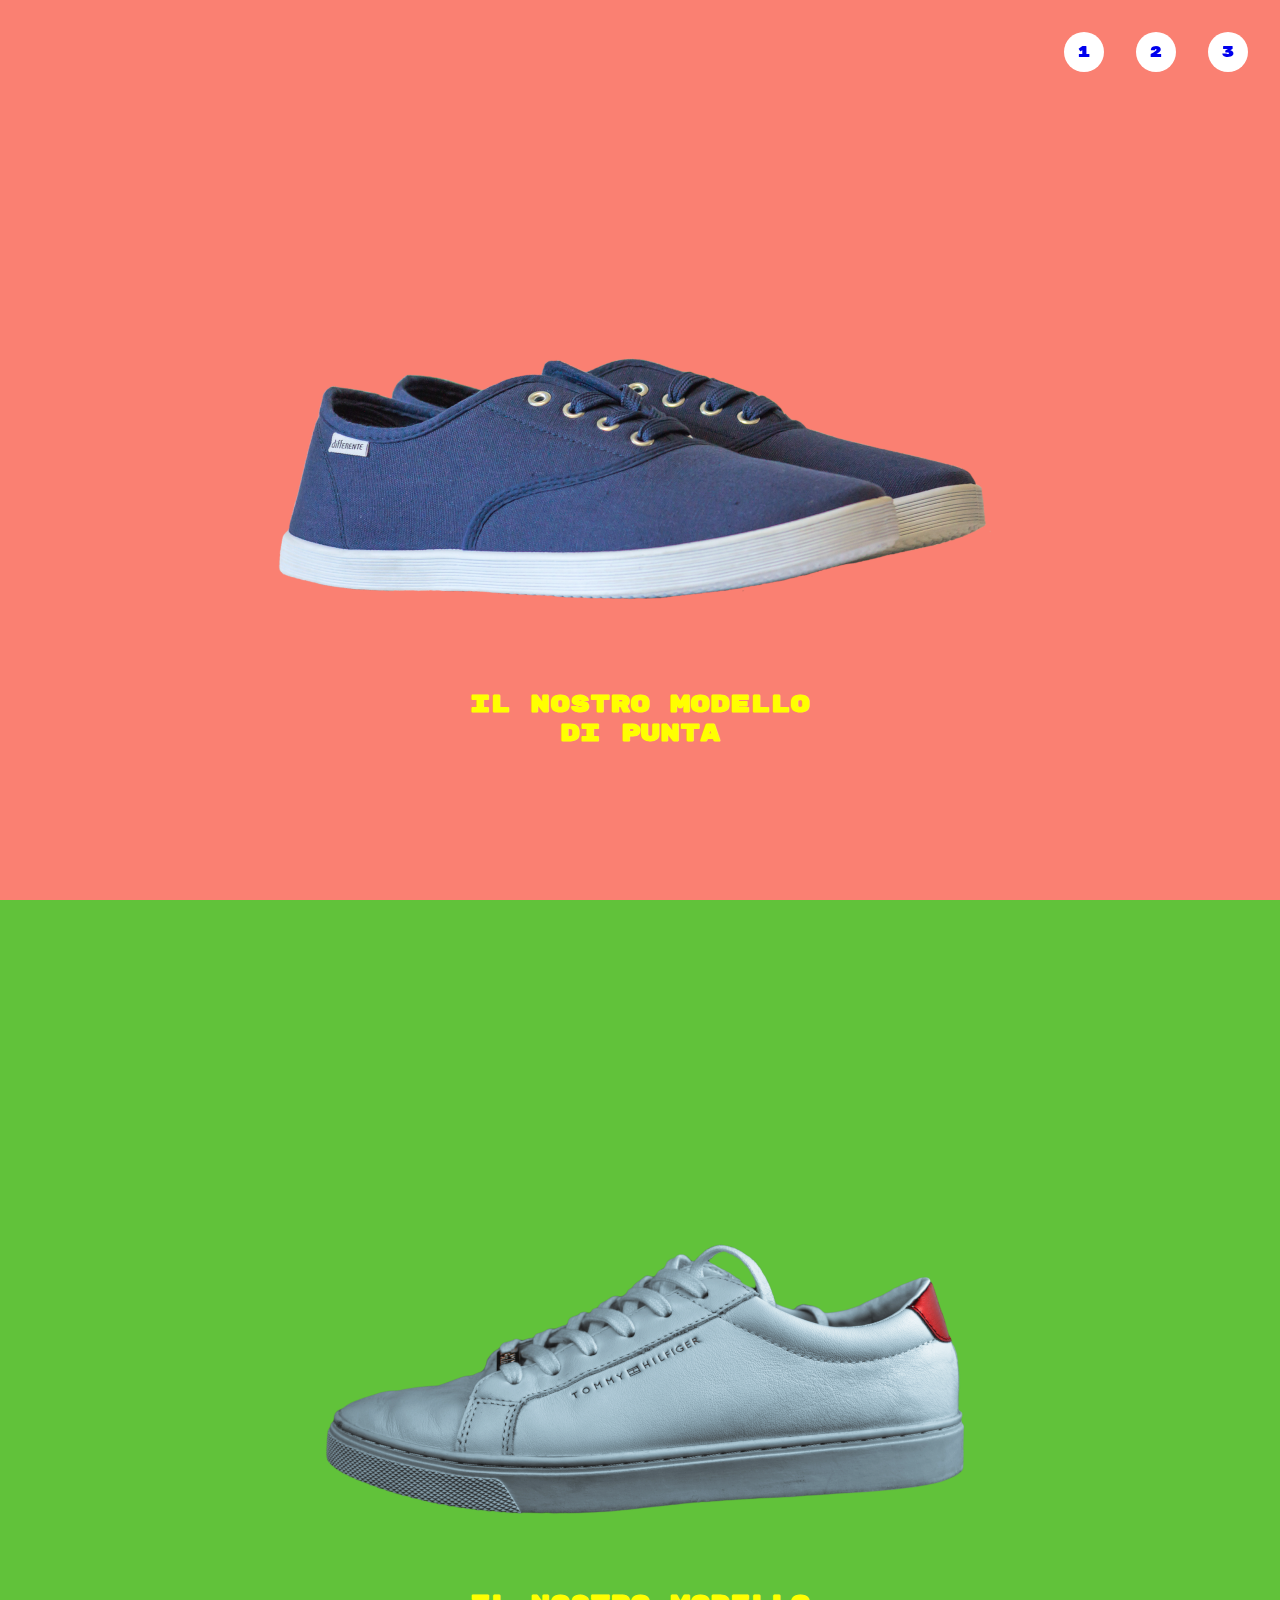
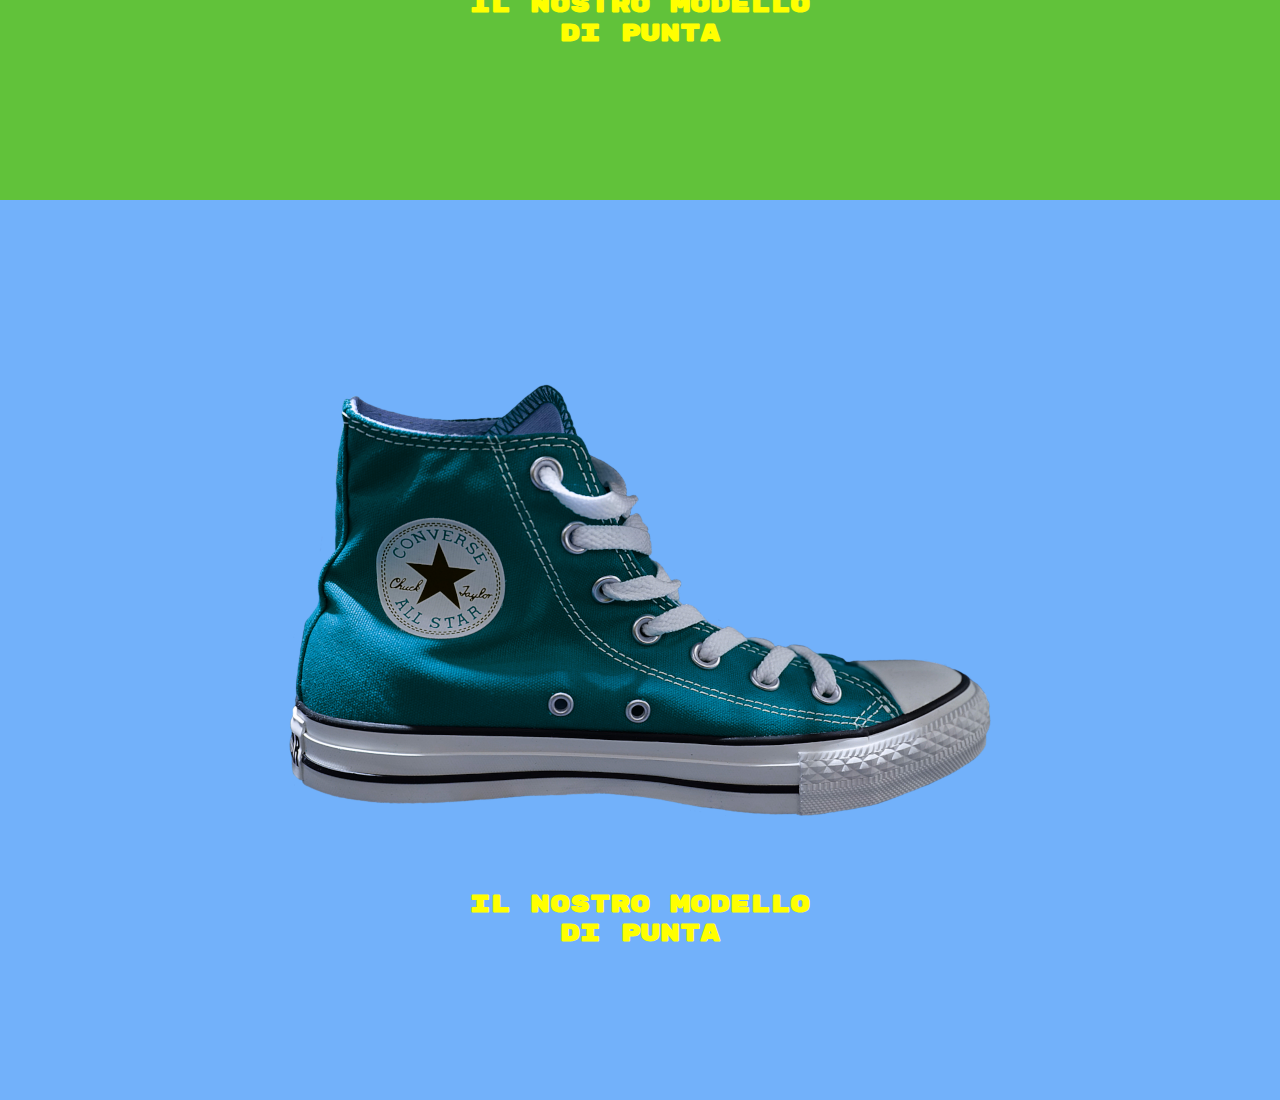
<file: index.html>
<!DOCTYPE html>
<html lang="en">
    <head>
        <meta charset="UTF-8">
        <meta name="viewport" content="width=device-width, initial-scale=1.0">
        <title>Shoes</title>
        <link rel="stylesheet" href="style.css">
        <link rel="preconnect" href="https://fonts.googleapis.com">
        <link rel="preconnect" href="https://fonts.gstatic.com" crossorigin>
        <link
            href="https://fonts.googleapis.com/css2?family=Rubik+Mono+One&display=swap"
            rel="stylesheet">
    </head>
    <body>
        <div class="pulsanti clearfix">
            <span class="cerchio"> <a href="#img1">1</a></span>
            <span class="cerchio"><a href="#img2">2</a></span>
            <span class="cerchio"><a href="#img1">3</a></span>
        </div>
        <main class="clearfix">

            <!--prima scarpa sfondo rosso-->
            <section class="contain1 contain clearfix">

                <div id="img1" class="contenitore">
                    <img src="./img/01.png" alt="">
                    <h2 class="testo">IL NOSTRO MODELLO <br> DI PUNTA</h2>
                </div>
            </section>

            <section class="contain2 contain clearfix">

                <div id="img1" class="contenitore">
                    <img src="./img/02.png" alt="">
                    <h2 class="testo">IL NOSTRO MODELLO <br> DI PUNTA</h2>
                </div>
            </section>
            <section class="contain3 contain clearfix">

                <div id="img1" class="contenitore">
                    <img src="./img/03.png" alt="">
                    <h2 class="testo">IL NOSTRO MODELLO <br> DI PUNTA</h2>
                </div>
            </section>

        </main>

    </body>
</html>
</file>
<file: style.css>
* {
    box-sizing: border-box;
    margin: 0;
    padding: 0;
}
body{
    font-family: 'Rubik Mono One', sans-serif;
}
.clearfix::after{
    content: "";
    display: table;
    clear: both;
}

.contain{
    position: relative;
    width: 100%;
    height: 100vh;
}
.contain1{
    background-color: salmon;
}
.contain2{
    background-color: rgb(97, 194, 58);
}
.contain3{
    background-color: rgb(114, 177, 250);
}
/*pulsanti*/
.pulsanti{
    position: fixed;
    z-index: 15;
    right: 1rem;
    top: 1rem; 
}
.cerchio a{
    text-decoration: none;
}
.cerchio{
    
    float: left;
    line-height: 40px;
    text-align: center;
    vertical-align: middle;
    height: 40px;
    width: 40px;
    margin: 1rem;
    background-color: white;
    border-radius: 50%;  
}

/*contenitore*/

/*immagine*/    
.contenitore{
    position: absolute;
    top: 50%;
    left: 50%;
    transform: translate(-50%,-50%);
}

/*testo*/
.testo{
    color: yellow;
    text-align: center  ;    
    
}
</file>
